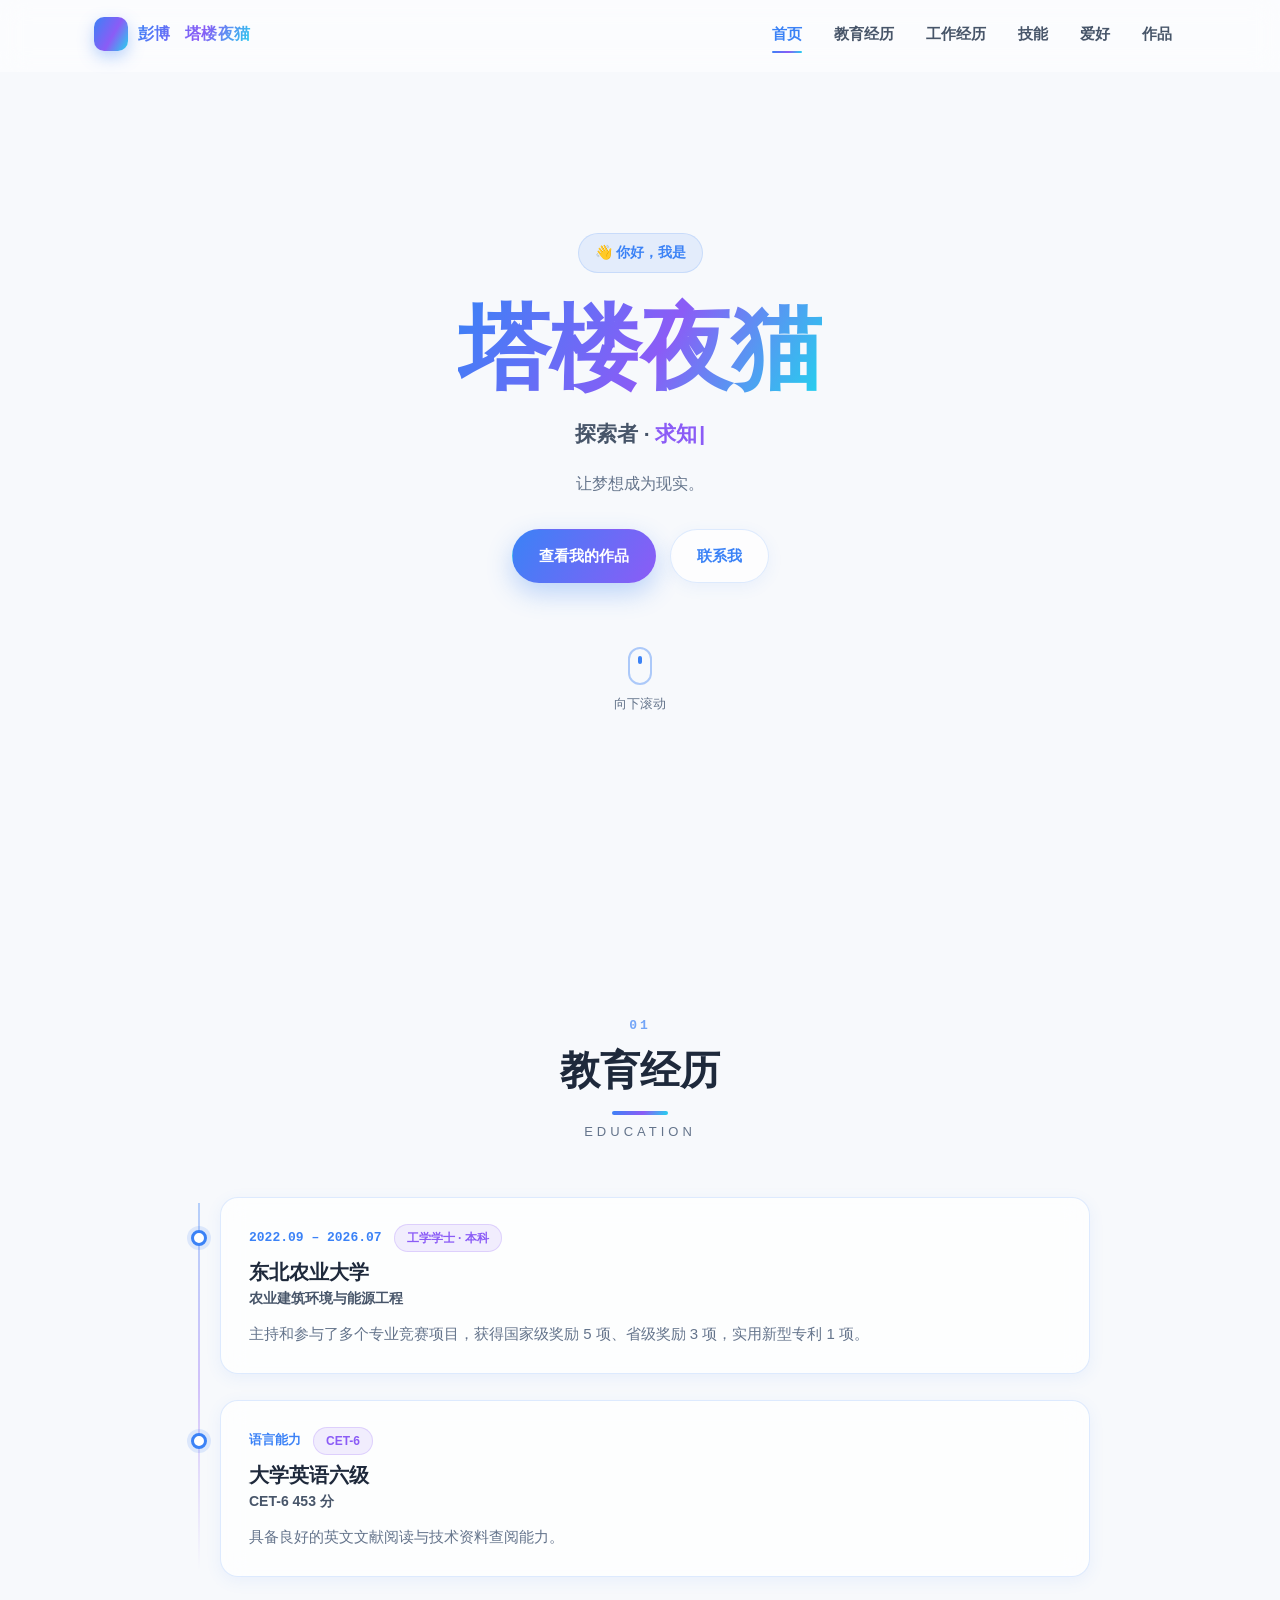
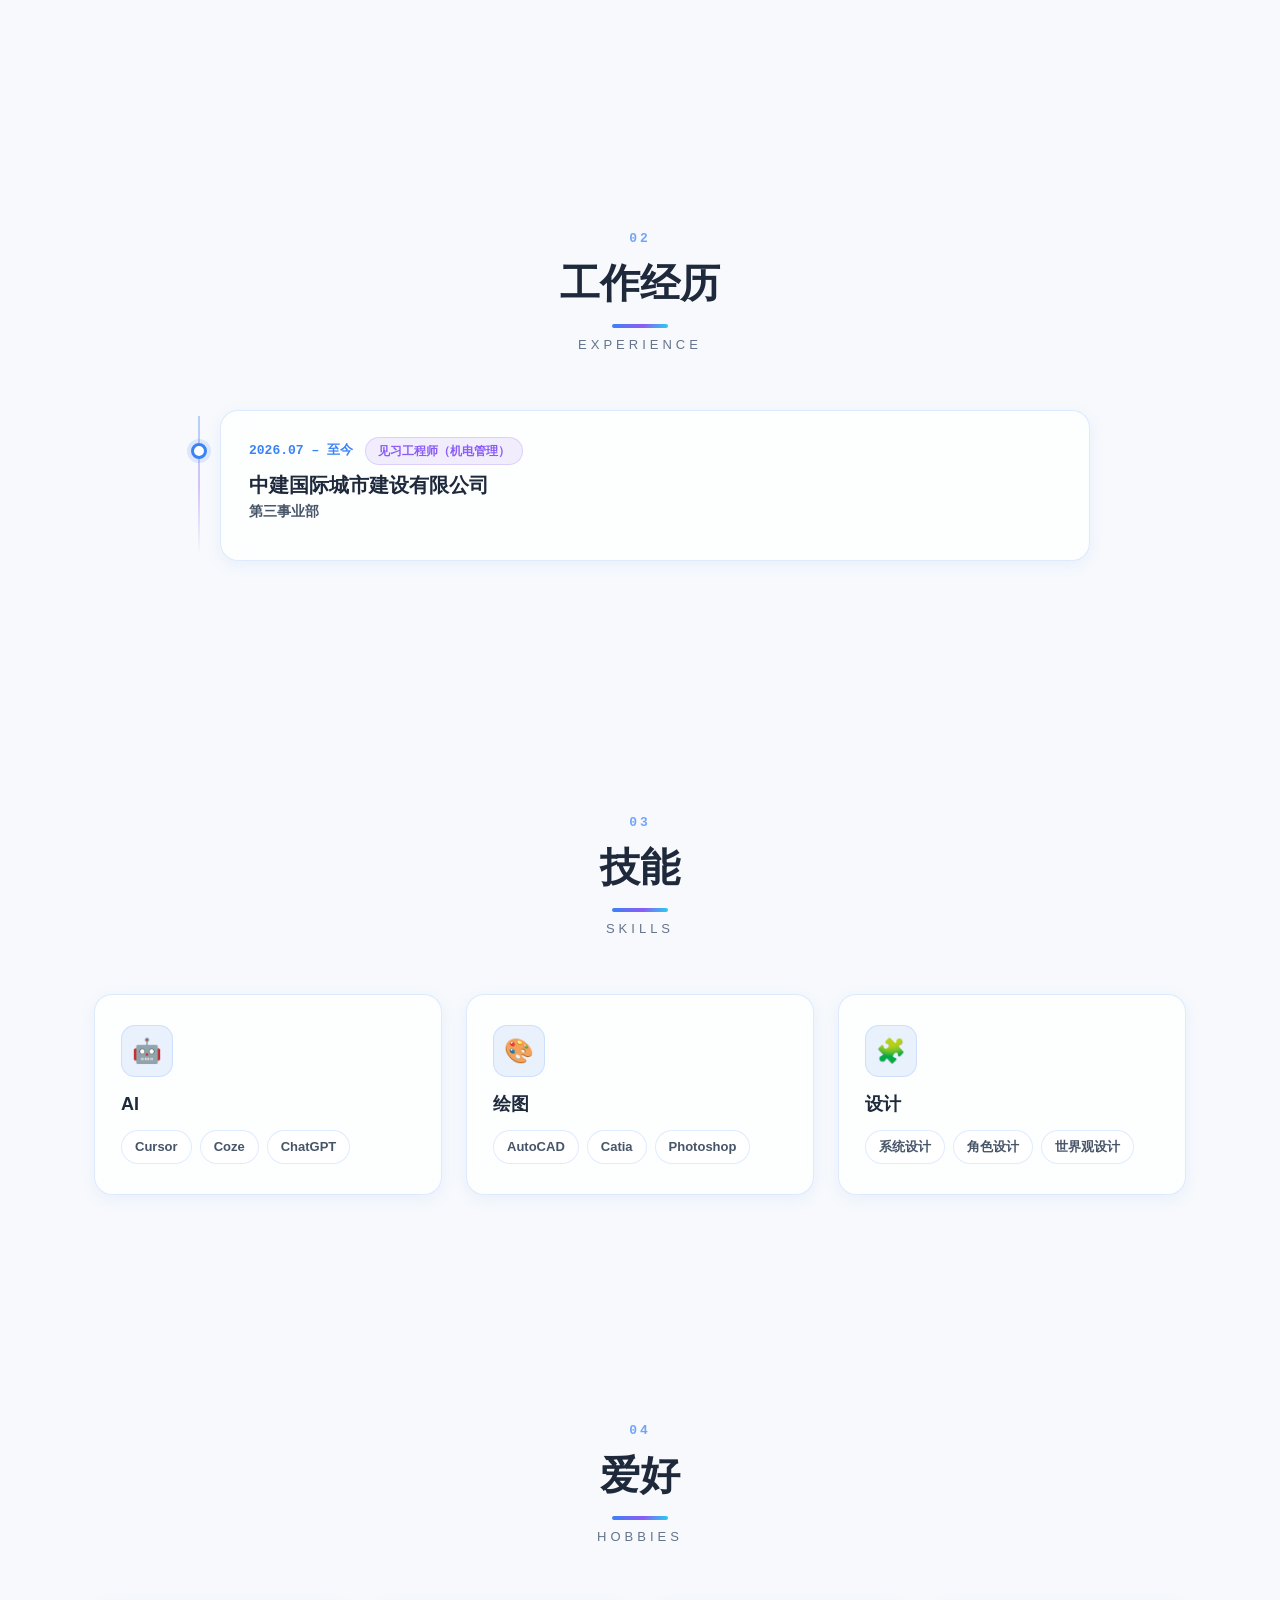
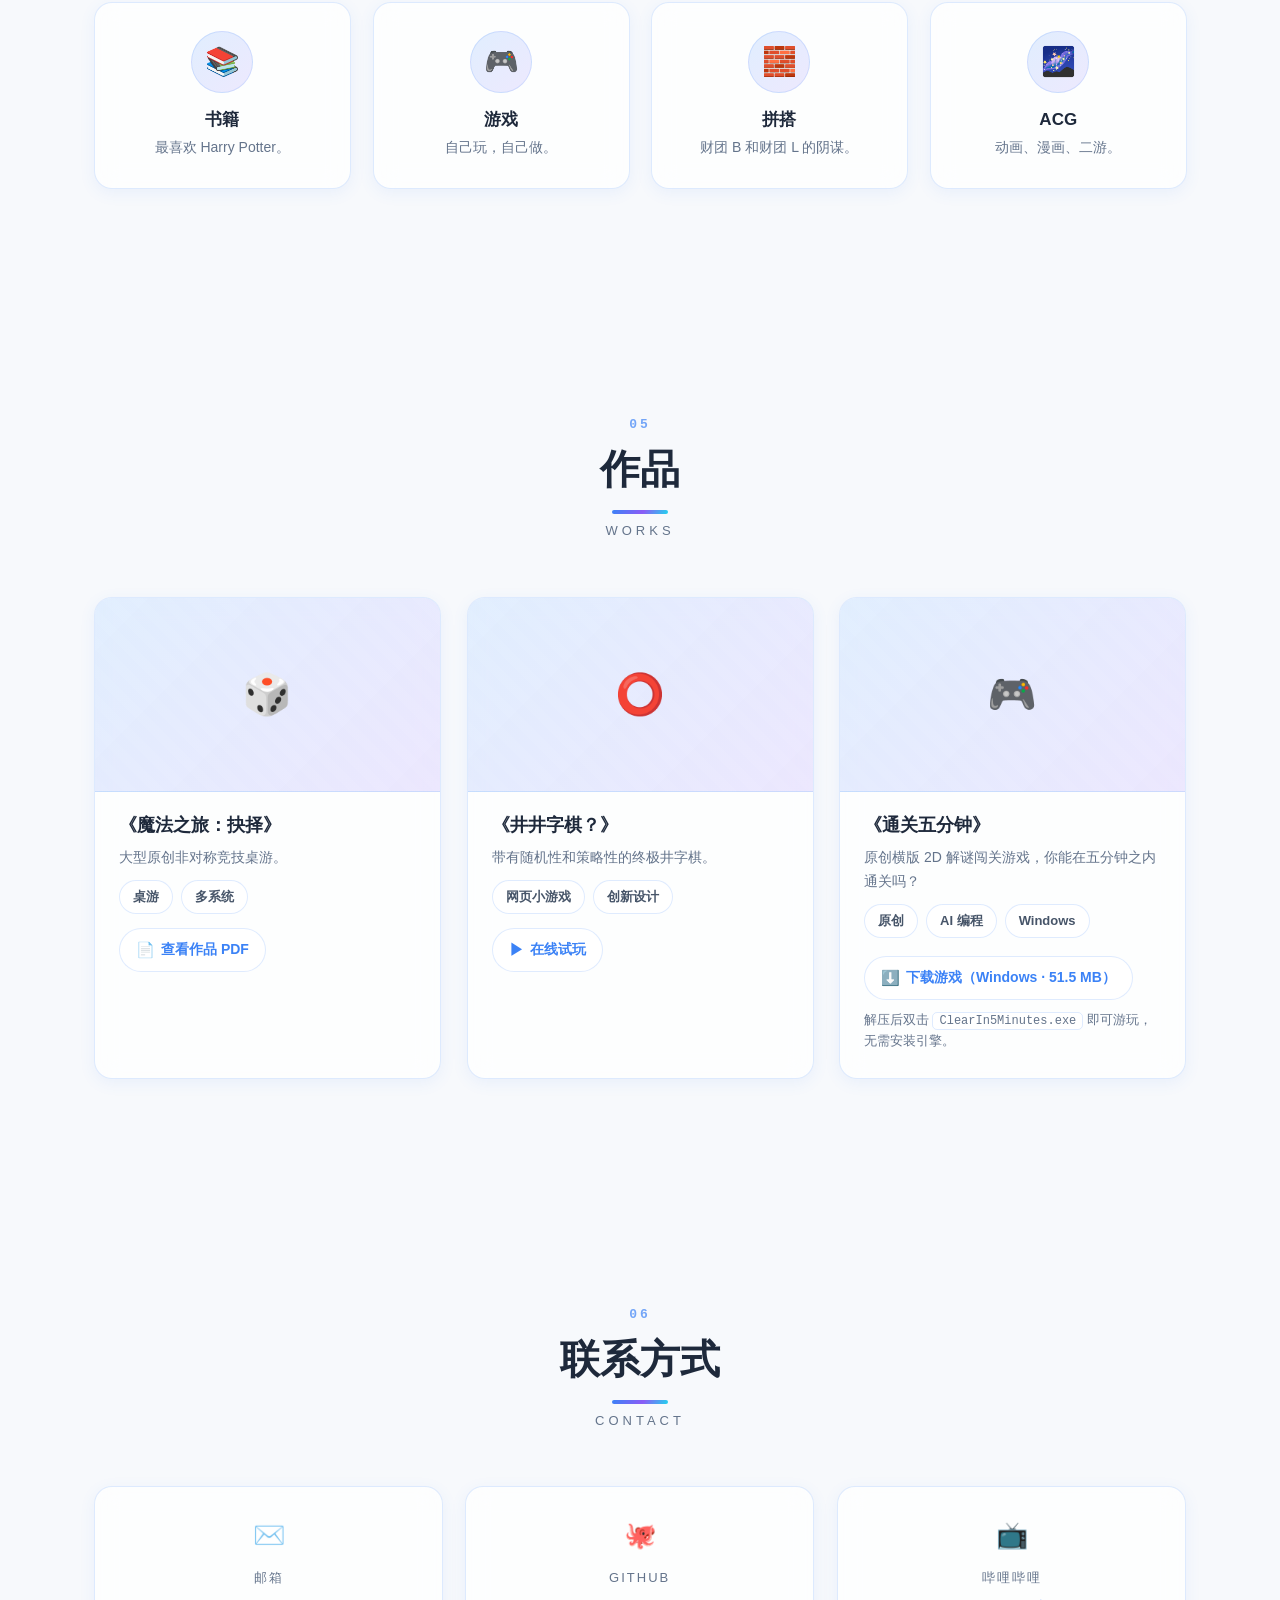
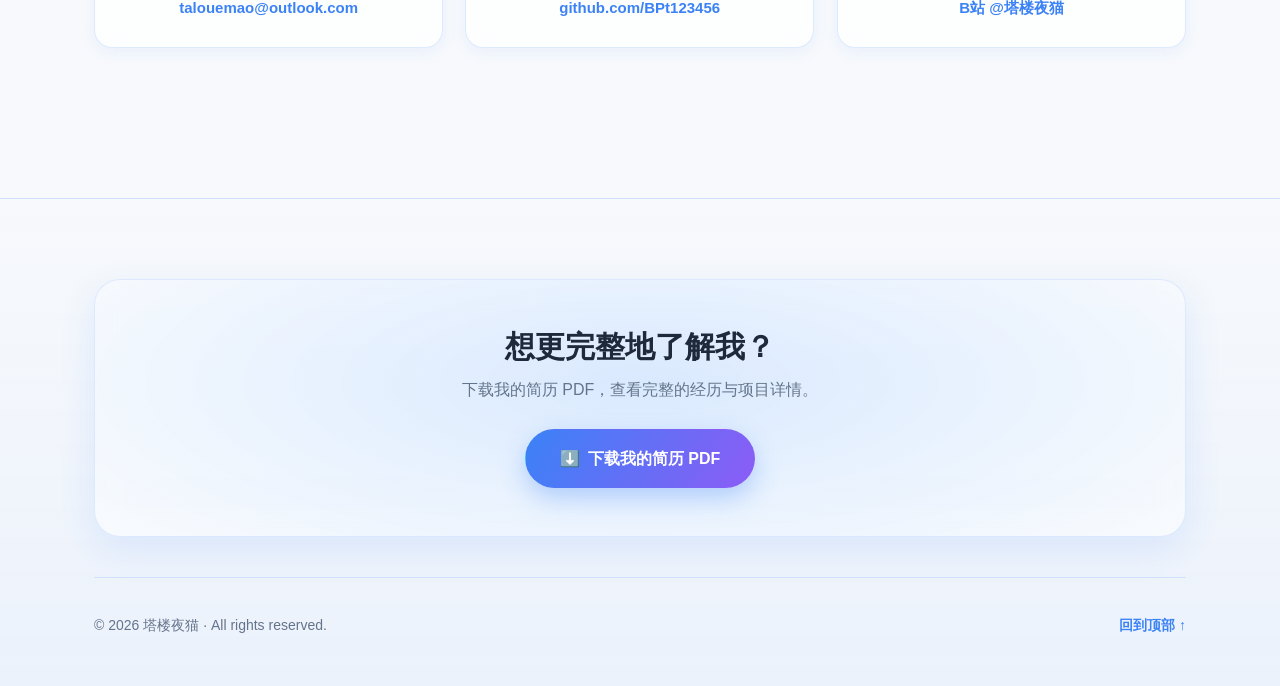
<file: index.html>
<!DOCTYPE html>
<html lang="zh-CN">
<head>
  <meta charset="UTF-8" />
  <meta name="viewport" content="width=device-width, initial-scale=1.0" />
  <!-- 同时支持浅色与深色两套主题，跟随系统自动切换 -->
  <meta name="color-scheme" content="light dark" />
  <meta name="supported-color-schemes" content="light dark" />
  <meta name="theme-color" content="#f7f9fc" media="(prefers-color-scheme: light)" />
  <meta name="theme-color" content="#0b1220" media="(prefers-color-scheme: dark)" />
  <title>塔楼夜猫 | 个人主页</title>
  <meta name="description" content="塔楼夜猫的个人主页 —— 关于我、教育经历、工作经历、技能、爱好与作品。" />
  <link rel="stylesheet" href="css/style.css" />
  <link rel="preconnect" href="https://fonts.googleapis.com" />
</head>
<body>
  <!-- ===== 科技感背景装饰（网格 + 光晕 + 粒子画布） ===== -->
  <div class="bg-layer">
    <div class="bg-grid"></div>
    <div class="bg-glow bg-glow--1"></div>
    <div class="bg-glow bg-glow--2"></div>
    <div class="bg-glow bg-glow--3"></div>
    <canvas id="particle-canvas"></canvas>
  </div>

  <!-- ===== 顶部导航 ===== -->
  <header class="site-header">
    <nav class="nav" aria-label="主导航">
      <a href="#home" class="nav__logo">
        <span class="nav__logo-mark"></></span>
        <span class="nav__logo-text">彭博 <span class="nav__logo-divider">|</span> 塔楼夜猫</span>
      </a>

      <button class="nav__toggle" aria-label="展开菜单" aria-expanded="false">
        <span></span><span></span><span></span>
      </button>

      <ul class="nav__list">
        <li><a class="nav__link is-active" href="#home">首页</a></li>
        <li><a class="nav__link" href="#education">教育经历</a></li>
        <li><a class="nav__link" href="#experience">工作经历</a></li>
        <li><a class="nav__link" href="#skills">技能</a></li>
        <li><a class="nav__link" href="#hobbies">爱好</a></li>
        <li><a class="nav__link" href="#works">作品</a></li>
      </ul>
    </nav>
    <!-- 滚动进度条 -->
    <div class="scroll-progress" aria-hidden="true"><span id="scroll-progress-bar"></span></div>
  </header>

  <main>
    <!-- ============ 首屏：名字（Hero） ============ -->
    <section id="home" class="section section--hero">
      <div class="container hero">
        <p class="hero__eyebrow reveal">👋 你好，我是</p>

        <h1 class="hero__name reveal">
          <span class="gradient-text">塔楼夜猫</span>
        </h1>

        <p class="hero__role reveal">
          探索者 · <span class="typed" data-typed='["创造","求知"]'></span><span class="caret">|</span>
        </p>

        <p class="hero__desc reveal">
          让梦想成为现实。
        </p>

        <div class="hero__actions reveal">
          <a href="#works" class="btn btn--primary">查看我的作品</a>
          <a href="#contact" class="btn btn--ghost">联系我</a>
        </div>

        <div class="hero__scroll reveal" aria-hidden="true">
          <span class="hero__scroll-mouse"></span>
          <span class="hero__scroll-text">向下滚动</span>
        </div>
      </div>
    </section>

    <!-- ============ 教育经历 ============ -->
    <section id="education" class="section">
      <div class="container">
        <header class="section__head reveal">
          <span class="section__index">01</span>
          <h2 class="section__title">教育经历</h2>
          <p class="section__subtitle">Education</p>
        </header>

        <div class="timeline">
          <article class="timeline__item glass-card reveal">
            <div class="timeline__dot"></div>
            <div class="timeline__meta">
              <span class="timeline__date">2022.09 – 2026.07</span>
              <span class="badge">工学学士 · 本科</span>
            </div>
            <h3 class="timeline__title">东北农业大学</h3>
            <p class="timeline__sub">农业建筑环境与能源工程</p>
            <p class="timeline__desc">
              主持和参与了多个专业竞赛项目，获得国家级奖励 5 项、省级奖励 3 项，实用新型专利 1 项。
            </p>
          </article>

          <article class="timeline__item glass-card reveal">
            <div class="timeline__dot"></div>
            <div class="timeline__meta">
              <span class="timeline__date">语言能力</span>
              <span class="badge">CET-6</span>
            </div>
            <h3 class="timeline__title">大学英语六级</h3>
            <p class="timeline__sub">CET-6 453 分</p>
            <p class="timeline__desc">
              具备良好的英文文献阅读与技术资料查阅能力。
            </p>
          </article>
        </div>
      </div>
    </section>

    <!-- ============ 工作经历 ============ -->
    <section id="experience" class="section">
      <div class="container">
        <header class="section__head reveal">
          <span class="section__index">02</span>
          <h2 class="section__title">工作经历</h2>
          <p class="section__subtitle">Experience</p>
        </header>

        <div class="timeline">
          <article class="timeline__item glass-card reveal">
            <div class="timeline__dot"></div>
            <div class="timeline__meta">
              <span class="timeline__date">2026.07 – 至今</span>
              <span class="badge">见习工程师（机电管理）</span>
            </div>
            <h3 class="timeline__title">中建国际城市建设有限公司</h3>
            <p class="timeline__sub">第三事业部</p>
          </article>
        </div>
      </div>
    </section>

    <!-- ============ 技能 ============ -->
    <section id="skills" class="section">
      <div class="container">
        <header class="section__head reveal">
          <span class="section__index">03</span>
          <h2 class="section__title">技能</h2>
          <p class="section__subtitle">Skills</p>
        </header>

        <div class="skills-grid">
          <article class="skill-card glass-card reveal">
            <div class="skill-card__icon">🤖</div>
            <h3 class="skill-card__title">AI</h3>
            <ul class="skill-card__tags">
              <li class="tag">Cursor</li>
              <li class="tag">Coze</li>
              <li class="tag">ChatGPT</li>
            </ul>
          </article>

          <article class="skill-card glass-card reveal">
            <div class="skill-card__icon">🎨</div>
            <h3 class="skill-card__title">绘图</h3>
            <ul class="skill-card__tags">
              <li class="tag">AutoCAD</li>
              <li class="tag">Catia</li>
              <li class="tag">Photoshop</li>
            </ul>
          </article>

          <article class="skill-card glass-card reveal">
            <div class="skill-card__icon">🧩</div>
            <h3 class="skill-card__title">设计</h3>
            <ul class="skill-card__tags">
              <li class="tag">系统设计</li>
              <li class="tag">角色设计</li>
              <li class="tag">世界观设计</li>
            </ul>
          </article>
        </div>
      </div>
    </section>

    <!-- ============ 爱好 ============ -->
    <section id="hobbies" class="section">
      <div class="container">
        <header class="section__head reveal">
          <span class="section__index">04</span>
          <h2 class="section__title">爱好</h2>
          <p class="section__subtitle">Hobbies</p>
        </header>

        <div class="hobbies-grid">
          <article class="hobby-card glass-card reveal">
            <div class="hobby-card__icon">📚</div>
            <h3 class="hobby-card__title">书籍</h3>
            <p class="hobby-card__desc">最喜欢 Harry Potter。</p>
          </article>

          <article class="hobby-card glass-card reveal">
            <div class="hobby-card__icon">🎮</div>
            <h3 class="hobby-card__title">游戏</h3>
            <p class="hobby-card__desc">自己玩，自己做。</p>
          </article>

          <article class="hobby-card glass-card reveal">
            <div class="hobby-card__icon">🧱</div>
            <h3 class="hobby-card__title">拼搭</h3>
            <p class="hobby-card__desc">财团 B 和财团 L 的阴谋。</p>
          </article>

          <article class="hobby-card glass-card reveal">
            <div class="hobby-card__icon">🌌</div>
            <h3 class="hobby-card__title">ACG</h3>
            <p class="hobby-card__desc">动画、漫画、二游。</p>
          </article>
        </div>
      </div>
    </section>

    <!-- ============ 作品 ============ -->
    <section id="works" class="section">
      <div class="container">
        <header class="section__head reveal">
          <span class="section__index">05</span>
          <h2 class="section__title">作品</h2>
          <p class="section__subtitle">Works</p>
        </header>

        <div class="works-grid">
          <article class="work-card glass-card reveal">
            <div class="work-card__thumb">
              <span class="work-card__thumb-icon">🎲</span>
            </div>
            <div class="work-card__body">
              <h3 class="work-card__title">《魔法之旅：抉择》</h3>
              <p class="work-card__desc">大型原创非对称竞技桌游。</p>
              <ul class="work-card__tags">
                <li class="tag">桌游</li>
                <li class="tag">多系统</li>
              </ul>
              <a
                class="work-card__link"
                href="assets/works/magic-journey.pdf"
                target="_blank"
                rel="noopener noreferrer"
              >
                <span class="work-card__link-icon">📄</span>
                查看作品 PDF
              </a>
            </div>
          </article>

          <article class="work-card glass-card reveal">
            <div class="work-card__thumb">
              <span class="work-card__thumb-icon">⭕</span>
            </div>
            <div class="work-card__body">
              <h3 class="work-card__title">《井井字棋？》</h3>
              <p class="work-card__desc">带有随机性和策略性的终极井字棋。</p>
              <ul class="work-card__tags">
                <li class="tag">网页小游戏</li>
                <li class="tag">创新设计</li>
              </ul>
              <a
                class="work-card__link"
                href="games/ultimate-tictactoe/"
                target="_blank"
                rel="noopener noreferrer"
              >
                <span class="work-card__link-icon">▶</span>
                在线试玩
              </a>
            </div>
          </article>

          <article class="work-card glass-card reveal">
            <div class="work-card__thumb">
              <span class="work-card__thumb-icon">🎮</span>
            </div>
            <div class="work-card__body">
              <h3 class="work-card__title">《通关五分钟》</h3>
              <p class="work-card__desc">原创横版 2D 解谜闯关游戏，你能在五分钟之内通关吗？</p>
              <ul class="work-card__tags">
                <li class="tag">原创</li>
                <li class="tag">AI 编程</li>
                <li class="tag">Windows</li>
              </ul>
              <div class="work-card__actions">
                <a
                  class="work-card__link"
                  href="downloads/ClearIn5Minutes-v0.2.0-win64.zip"
                  download="通关五分钟-v0.2.0-win64.zip"
                >
                  <span class="work-card__link-icon">⬇️</span>
                  下载游戏（Windows · 51.5 MB）
                </a>
              </div>
              <p class="work-card__hint">解压后双击 <code>ClearIn5Minutes.exe</code> 即可游玩，无需安装引擎。</p>
            </div>
          </article>
        </div>
      </div>
    </section>

    <!-- ============ 联系（锚点，供 Hero 按钮跳转） ============ -->
    <section id="contact" class="section section--contact">
      <div class="container">
        <header class="section__head reveal">
          <span class="section__index">06</span>
          <h2 class="section__title">联系方式</h2>
          <p class="section__subtitle">Contact</p>
        </header>

        <div class="contact-grid">
          <a class="contact-card glass-card reveal" href="mailto:talouemao@outlook.com" aria-label="邮箱">
            <span class="contact-card__icon">✉️</span>
            <span class="contact-card__label">邮箱</span>
            <span class="contact-card__value">talouemao@outlook.com</span>
          </a>
          <a
            class="contact-card glass-card reveal"
            href="https://github.com/BPt123456"
            target="_blank"
            rel="noopener noreferrer"
            aria-label="GitHub"
          >
            <span class="contact-card__icon">🐙</span>
            <span class="contact-card__label">GitHub</span>
            <span class="contact-card__value">github.com/BPt123456</span>
          </a>
          <a
            class="contact-card glass-card reveal"
            href="https://space.bilibili.com/443295077"
            target="_blank"
            rel="noopener noreferrer"
            aria-label="哔哩哔哩"
          >
            <span class="contact-card__icon">📺</span>
            <span class="contact-card__label">哔哩哔哩</span>
            <span class="contact-card__value">B站 @塔楼夜猫</span>
          </a>
        </div>
      </div>
    </section>
  </main>

  <!-- ============ 页脚 + 简历 PDF 下载入口 ============ -->
  <footer class="site-footer">
    <div class="container footer">
      <div class="footer__cta reveal">
        <h2 class="footer__title">想更完整地了解我？</h2>
        <p class="footer__desc">下载我的简历 PDF，查看完整的经历与项目详情。</p>
        <a
          class="btn btn--primary btn--download"
          href="assets/resume.pdf"
          download="简历.pdf"
          id="resume-download"
        >
          <span class="btn__icon">⬇️</span>
          下载我的简历 PDF
        </a>
      </div>

      <div class="footer__bottom">
        <p class="footer__copyright">© <span id="year"></span> 塔楼夜猫 · All rights reserved.</p>
        <a href="#home" class="footer__top">回到顶部 ↑</a>
      </div>
    </div>
  </footer>

  <script src="js/main.js"></script>
</body>
</html>
</file>
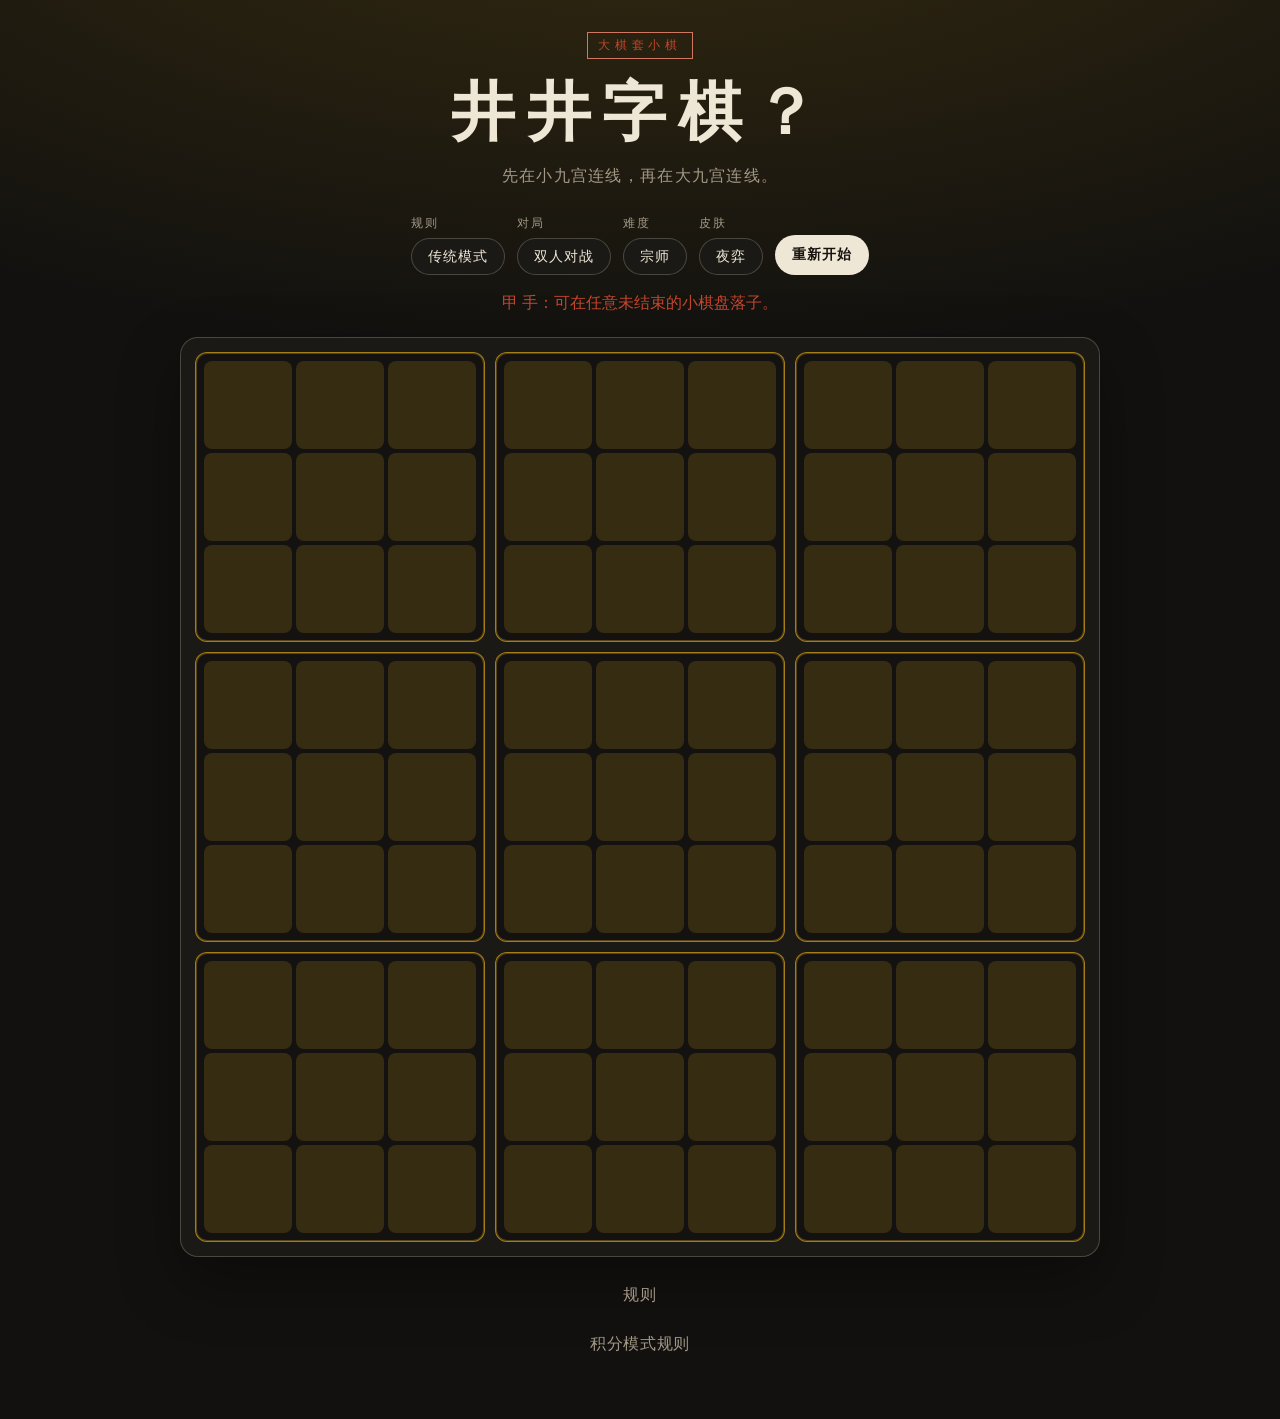
<file: games/ultimate-tictactoe/index.html>
<!DOCTYPE html>
<html lang="zh-CN" data-theme="ink">
<head>
  <meta charset="UTF-8">
  <meta name="viewport" content="width=device-width, initial-scale=1.0">
  <title>井井字棋？</title>
  <link rel="stylesheet" href="css/styles.css">
  <link rel="stylesheet" href="css/themes/ink.css">
  <link rel="stylesheet" href="css/themes/paper.css">
  <link rel="stylesheet" href="css/themes/neon.css">
</head>
<body>
  <div class="app">
    <header class="hero">
      <p class="seal">大棋套小棋</p>
      <h1>井井字棋？</h1>
      <p class="lede">先在小九宫连线，再在大九宫连线。</p>
    </header>

    <section class="toolbar" aria-label="对局设置">
      <label class="field">
        <span>规则</span>
        <select id="rule-select">
          <option value="classic" selected>传统模式</option>
          <option value="score">积分模式</option>
        </select>
      </label>
      <label class="field">
        <span>对局</span>
        <select id="mode-select">
          <option value="hotseat">双人对战</option>
          <option value="ai">对战电脑</option>
        </select>
      </label>
      <label class="field">
        <span>难度</span>
        <select id="difficulty-select">
          <option value="novice">新手</option>
          <option value="adept">老手</option>
          <option value="master" selected>宗师</option>
        </select>
      </label>
      <label class="field">
        <span>皮肤</span>
        <select id="theme-select">
          <option value="ink">夜弈</option>
          <option value="paper">宣纸</option>
          <option value="neon">霓虹</option>
        </select>
      </label>
      <button type="button" id="restart-btn" class="btn">重新开始</button>
    </section>

    <p id="status" class="status" role="status" aria-live="polite"></p>

    <div id="scoreboard" class="scoreboard" hidden>
      <div class="score score-x">
        <span class="score-name">甲</span><b id="score-x">300</b>
      </div>
      <div class="score score-o">
        <span class="score-name">乙</span><b id="score-o">300</b>
      </div>
    </div>

    <div id="meta-board" class="meta-board" role="group" aria-label="井井字棋棋盘"></div>

    <details class="rules">
      <summary>规则</summary>
      <ol>
        <li>大棋盘是九宫格，每一格里还有一个小井字棋。</li>
        <li>在某个小棋盘连成一线，才算在大棋盘占据这一格。</li>
        <li>你落子的位置（小格的方位）会指定对手下一手必须下在对应的小棋盘；若该盘已结束，则可任选未结束的小棋盘。</li>
        <li>在大棋盘连成一线即获胜。小棋盘下满且无人连线则视为该格空置。</li>
      </ol>
    </details>

    <details class="rules">
      <summary>积分模式规则</summary>
      <ul>
        <li>双方开局各 300 积分。</li>
        <li>落子扣分：中心格 50、边格 30、角格 10；积分不够的格子不能落。</li>
        <li>在小棋盘连成一线得分：该盘位于大棋盘中心 +100、边 +70、角 +50。</li>
        <li>在大棋盘连成一线 +150。</li>
        <li>出现大棋盘连线、某方积分清零、或双方都无可行落子时结束，积分高者获胜，相等为和。</li>
      </ul>
    </details>
  </div>

  <script src="js/constants.js"></script>
  <script src="js/board.js"></script>
  <script src="js/game.js"></script>
  <script src="js/ai.js"></script>
  <script src="js/themes.js"></script>
  <script src="js/ui.js"></script>
  <script src="js/main.js"></script>
</body>
</html>
</file>
<file: css/style.css>
/* =========================================================
   个人主页 · 第一版框架样式
   设计基调：浅色系 + 科技感（渐变光晕、网格、玻璃拟态）
   ========================================================= */

/* ---------- 设计变量 ---------- */
:root {
  /* 声明同时支持浅色与深色方案：
     站点自身已提供深色主题，浏览器（含"强制网页深色"）会尊重该声明而不再自动反色。 */
  color-scheme: light dark;

  /* 主色：清爽的青蓝 -> 紫罗兰渐变 */
  --c-primary: #3b82f6;
  --c-primary-soft: #60a5fa;
  --c-accent: #8b5cf6;
  --c-accent-soft: #a78bfa;
  --c-cyan: #22d3ee;

  /* 浅色系底色 */
  --bg: #f7f9fc;
  --bg-soft: #eef3fb;
  --surface: rgba(255, 255, 255, 0.72);
  --surface-solid: #ffffff;
  --border: rgba(59, 130, 246, 0.16);

  /* 半透明表面（导航 / 标签 / 幽灵按钮 / 时间轴节点等）：
     统一抽为变量，便于深色主题整体覆盖 */
  --header-bg: rgba(255, 255, 255, 0.55);
  --header-bg-scrolled: rgba(255, 255, 255, 0.82);
  --nav-panel-bg: rgba(255, 255, 255, 0.96);
  --tag-bg: rgba(255, 255, 255, 0.8);
  --btn-ghost-bg: rgba(255, 255, 255, 0.7);
  --btn-ghost-bg-hover: #ffffff;
  --dot-bg: #ffffff;
  --stripe: rgba(255, 255, 255, 0.4);

  /* 文本（提高次要文字对比度，保证浅色底上也清晰可读） */
  --text: #1e293b;
  --text-soft: #475569;
  --text-muted: #64748b;

  /* 渐变 */
  --grad: linear-gradient(120deg, var(--c-primary) 0%, var(--c-accent) 55%, var(--c-cyan) 100%);

  /* 圆角 / 阴影 */
  --radius: 18px;
  --radius-sm: 12px;
  --shadow-sm: 0 4px 16px rgba(59, 130, 246, 0.08);
  --shadow: 0 12px 36px rgba(59, 130, 246, 0.12);
  --shadow-lg: 0 24px 60px rgba(59, 130, 246, 0.18);

  /* 布局 */
  --container: 1140px;
  --header-h: 68px;

  --ease: cubic-bezier(0.22, 1, 0.36, 1);
}

/* ---------- 基础重置 ---------- */
*,
*::before,
*::after {
  box-sizing: border-box;
}

html {
  scroll-behavior: smooth;
  scroll-padding-top: var(--header-h);
  /* 显式指定不透明根背景，避免系统默认底色透出影响对比度 */
  background-color: var(--bg);
}

body {
  margin: 0;
  font-family: "Segoe UI", "PingFang SC", "Microsoft YaHei", "Helvetica Neue", Arial, sans-serif;
  font-size: 16px;
  line-height: 1.7;
  color: var(--text);
  background-color: var(--bg);
  overflow-x: hidden;
  -webkit-font-smoothing: antialiased;
}

img {
  max-width: 100%;
  display: block;
}

ul {
  list-style: none;
  margin: 0;
  padding: 0;
}

a {
  color: inherit;
  text-decoration: none;
}

h1, h2, h3, h4 {
  margin: 0;
  line-height: 1.25;
  font-weight: 700;
}

/* ---------- 通用布局 ---------- */
.container {
  width: 100%;
  max-width: var(--container);
  margin: 0 auto;
  padding: 0 24px;
}

.section {
  position: relative;
  padding: 110px 0;
}

.section--hero {
  min-height: 100vh;
  display: flex;
  align-items: center;
  padding-top: calc(var(--header-h) + 40px);
  padding-bottom: 60px;
}

/* ---------- 背景装饰层 ---------- */
.bg-layer {
  position: fixed;
  inset: 0;
  z-index: -1;
  overflow: hidden;
  pointer-events: none;
}

.bg-grid {
  position: absolute;
  inset: -2px;
  background-image:
    linear-gradient(rgba(59, 130, 246, 0.07) 1px, transparent 1px),
    linear-gradient(90deg, rgba(59, 130, 246, 0.07) 1px, transparent 1px);
  background-size: 44px 44px;
  mask-image: radial-gradient(ellipse 90% 70% at 50% 0%, #000 30%, transparent 100%);
  -webkit-mask-image: radial-gradient(ellipse 90% 70% at 50% 0%, #000 30%, transparent 100%);
}

.bg-glow {
  position: absolute;
  border-radius: 50%;
  filter: blur(90px);
  opacity: 0.5;
  animation: float 14s var(--ease) infinite alternate;
}

.bg-glow--1 {
  width: 480px;
  height: 480px;
  top: -140px;
  left: -120px;
  background: radial-gradient(circle, rgba(96, 165, 250, 0.65), transparent 70%);
}

.bg-glow--2 {
  width: 420px;
  height: 420px;
  top: 20%;
  right: -140px;
  background: radial-gradient(circle, rgba(167, 139, 250, 0.6), transparent 70%);
  animation-delay: -4s;
}

.bg-glow--3 {
  width: 520px;
  height: 520px;
  bottom: -180px;
  left: 30%;
  background: radial-gradient(circle, rgba(34, 211, 238, 0.45), transparent 70%);
  animation-delay: -8s;
}

@keyframes float {
  from { transform: translate3d(0, 0, 0) scale(1); }
  to   { transform: translate3d(30px, -40px, 0) scale(1.12); }
}

#particle-canvas {
  position: absolute;
  inset: 0;
  width: 100%;
  height: 100%;
  opacity: 0.6;
}

/* ---------- 顶部导航 ---------- */
.site-header {
  position: fixed;
  top: 0;
  left: 0;
  right: 0;
  z-index: 100;
  backdrop-filter: blur(14px);
  -webkit-backdrop-filter: blur(14px);
  background: var(--header-bg);
  border-bottom: 1px solid transparent;
  transition: background 0.3s var(--ease), border-color 0.3s var(--ease), box-shadow 0.3s var(--ease);
}

.site-header.is-scrolled {
  background: var(--header-bg-scrolled);
  border-bottom-color: var(--border);
  box-shadow: var(--shadow-sm);
}

.nav {
  position: relative;
  height: var(--header-h);
  max-width: var(--container);
  margin: 0 auto;
  padding: 0 24px;
  display: flex;
  align-items: center;
  justify-content: space-between;
}

.nav__logo {
  display: inline-flex;
  align-items: center;
  gap: 10px;
  font-weight: 800;
  letter-spacing: 0.4px;
}

.nav__logo-mark {
  display: grid;
  place-items: center;
  width: 34px;
  height: 34px;
  border-radius: 10px;
  color: #fff;
  font-size: 14px;
  background: var(--grad);
  box-shadow: 0 6px 16px rgba(59, 130, 246, 0.35);
}

.nav__logo-text {
  background: var(--grad);
  -webkit-background-clip: text;
  background-clip: text;
  -webkit-text-fill-color: transparent;
}

/* 名字与昵称之间的分隔符 */
.nav__logo-divider {
  font-weight: 400;
  opacity: 0.45;
}

.nav__list {
  display: flex;
  align-items: center;
  gap: 4px;
}

.nav__link {
  position: relative;
  display: block;
  padding: 8px 14px;
  font-size: 15px;
  font-weight: 600;
  color: var(--text-soft);
  border-radius: 10px;
  transition: color 0.25s var(--ease), background 0.25s var(--ease);
}

.nav__link:hover {
  color: var(--c-primary);
  background: rgba(59, 130, 246, 0.08);
}

.nav__link.is-active {
  color: var(--c-primary);
}

.nav__link.is-active::after {
  content: "";
  position: absolute;
  left: 14px;
  right: 14px;
  bottom: 2px;
  height: 2px;
  border-radius: 2px;
  background: var(--grad);
}

/* 移动端菜单按钮 */
.nav__toggle {
  display: none;
  flex-direction: column;
  gap: 5px;
  width: 42px;
  height: 42px;
  align-items: center;
  justify-content: center;
  background: transparent;
  border: 1px solid var(--border);
  border-radius: 10px;
  cursor: pointer;
}

.nav__toggle span {
  display: block;
  width: 18px;
  height: 2px;
  border-radius: 2px;
  background: var(--text);
  transition: transform 0.3s var(--ease), opacity 0.3s var(--ease);
}

.nav__toggle.is-open span:nth-child(1) { transform: translateY(7px) rotate(45deg); }
.nav__toggle.is-open span:nth-child(2) { opacity: 0; }
.nav__toggle.is-open span:nth-child(3) { transform: translateY(-7px) rotate(-45deg); }

/* 滚动进度条 */
.scroll-progress {
  height: 3px;
  width: 100%;
  background: transparent;
}

.scroll-progress span {
  display: block;
  height: 100%;
  width: 0;
  background: var(--grad);
  transition: width 0.1s linear;
}

/* ---------- Hero（第一页） ---------- */
.hero {
  text-align: center;
  max-width: 860px;
}

.hero__eyebrow {
  display: inline-block;
  margin: 0 0 18px;
  padding: 7px 16px;
  font-size: 14px;
  font-weight: 600;
  color: var(--c-primary);
  background: rgba(59, 130, 246, 0.1);
  border: 1px solid var(--border);
  border-radius: 999px;
}

.hero__name {
  font-size: clamp(44px, 9vw, 92px);
  letter-spacing: -1px;
  margin-bottom: 10px;
}

.gradient-text {
  background: var(--grad);
  -webkit-background-clip: text;
  background-clip: text;
  -webkit-text-fill-color: transparent;
}

.hero__role {
  margin: 6px 0 18px;
  font-size: clamp(16px, 2.4vw, 21px);
  font-weight: 600;
  color: var(--text-soft);
}

.typed {
  color: var(--c-accent);
}

.caret {
  display: inline-block;
  margin-left: 2px;
  color: var(--c-accent);
  animation: blink 1s steps(1) infinite;
}

@keyframes blink {
  50% { opacity: 0; }
}

.hero__desc {
  margin: 0 auto 32px;
  max-width: 620px;
  color: var(--text-muted);
  font-size: 16px;
}

.hero__actions {
  display: flex;
  gap: 14px;
  justify-content: center;
  flex-wrap: wrap;
}

.hero__scroll {
  margin-top: 64px;
  display: inline-flex;
  flex-direction: column;
  align-items: center;
  gap: 8px;
  color: var(--text-muted);
  font-size: 13px;
}

.hero__scroll-mouse {
  width: 24px;
  height: 38px;
  border: 2px solid rgba(59, 130, 246, 0.4);
  border-radius: 14px;
  position: relative;
}

.hero__scroll-mouse::after {
  content: "";
  position: absolute;
  top: 7px;
  left: 50%;
  width: 4px;
  height: 8px;
  margin-left: -2px;
  border-radius: 3px;
  background: var(--c-primary);
  animation: wheel 1.8s var(--ease) infinite;
}

@keyframes wheel {
  0%   { transform: translateY(0); opacity: 1; }
  100% { transform: translateY(12px); opacity: 0; }
}

/* ---------- 按钮 ---------- */
.btn {
  display: inline-flex;
  align-items: center;
  gap: 8px;
  padding: 13px 26px;
  font-size: 15px;
  font-weight: 700;
  border-radius: 999px;
  border: 1px solid transparent;
  cursor: pointer;
  transition: transform 0.25s var(--ease), box-shadow 0.25s var(--ease), background 0.25s var(--ease), color 0.25s var(--ease);
}

.btn--primary {
  color: #fff;
  background: var(--grad);
  background-size: 180% 180%;
  box-shadow: 0 10px 26px rgba(59, 130, 246, 0.32);
}

.btn--primary:hover {
  transform: translateY(-3px);
  box-shadow: 0 16px 34px rgba(59, 130, 246, 0.42);
  background-position: 100% 0;
}

.btn--ghost {
  color: var(--c-primary);
  background: var(--btn-ghost-bg);
  border-color: var(--border);
  box-shadow: var(--shadow-sm);
}

.btn--ghost:hover {
  transform: translateY(-3px);
  background: var(--btn-ghost-bg-hover);
  box-shadow: var(--shadow);
}

/* ---------- 标题区 ---------- */
.section__head {
  position: relative;
  margin-bottom: 54px;
  text-align: center;
}

.section__index {
  display: inline-block;
  font-family: "Consolas", "SFMono-Regular", monospace;
  font-size: 13px;
  font-weight: 700;
  letter-spacing: 3px;
  color: var(--c-primary);
  opacity: 0.7;
}

.section__title {
  position: relative;
  font-size: clamp(28px, 4.6vw, 40px);
  margin: 8px 0 6px;
}

.section__title::after {
  content: "";
  display: block;
  width: 56px;
  height: 4px;
  margin: 16px auto 0;
  border-radius: 4px;
  background: var(--grad);
}

.section__subtitle {
  margin: 0;
  font-size: 13px;
  letter-spacing: 4px;
  text-transform: uppercase;
  color: var(--text-muted);
}

/* ---------- 玻璃卡片 ---------- */
.glass-card {
  position: relative;
  background: var(--surface);
  border: 1px solid var(--border);
  border-radius: var(--radius);
  backdrop-filter: blur(12px);
  -webkit-backdrop-filter: blur(12px);
  box-shadow: var(--shadow-sm);
  transition: transform 0.3s var(--ease), box-shadow 0.3s var(--ease), border-color 0.3s var(--ease);
}

.glass-card:hover {
  transform: translateY(-6px);
  box-shadow: var(--shadow-lg);
  border-color: rgba(59, 130, 246, 0.32);
}

/* ---------- 时间轴（教育 / 工作） ---------- */
.timeline {
  position: relative;
  max-width: 900px;
  margin: 0 auto;
  padding-left: 30px;
}

.timeline::before {
  content: "";
  position: absolute;
  top: 6px;
  bottom: 6px;
  left: 8px;
  width: 2px;
  background: linear-gradient(180deg, var(--c-primary), var(--c-accent), transparent);
  opacity: 0.35;
}

.timeline__item {
  position: relative;
  padding: 26px 28px;
  margin-bottom: 26px;
}

.timeline__dot {
  position: absolute;
  top: 32px;
  left: -30px;
  width: 16px;
  height: 16px;
  border-radius: 50%;
  background: var(--dot-bg);
  border: 3px solid var(--c-primary);
  box-shadow: 0 0 0 4px rgba(59, 130, 246, 0.14);
}

.timeline__item:hover .timeline__dot {
  border-color: var(--c-accent);
  box-shadow: 0 0 0 6px rgba(139, 92, 246, 0.18);
}

.timeline__meta {
  display: flex;
  align-items: center;
  gap: 12px;
  flex-wrap: wrap;
  margin-bottom: 8px;
}

.timeline__date {
  font-size: 13px;
  font-weight: 700;
  color: var(--c-primary);
  font-family: "Consolas", monospace;
}

.badge {
  font-size: 12px;
  font-weight: 600;
  padding: 3px 12px;
  border-radius: 999px;
  color: var(--c-accent);
  background: rgba(139, 92, 246, 0.1);
  border: 1px solid rgba(139, 92, 246, 0.2);
}

.timeline__title {
  font-size: 20px;
  margin-bottom: 2px;
}

.timeline__sub {
  margin: 0 0 10px;
  font-size: 14px;
  font-weight: 600;
  color: var(--text-soft);
}

.timeline__desc {
  margin: 0;
  font-size: 15px;
  color: var(--text-muted);
}

/* ---------- 技能网格 ---------- */
.skills-grid {
  display: grid;
  grid-template-columns: repeat(auto-fit, minmax(280px, 1fr));
  gap: 24px;
}

.skill-card {
  padding: 30px 26px;
}

.skill-card__icon {
  display: grid;
  place-items: center;
  width: 52px;
  height: 52px;
  margin-bottom: 16px;
  font-size: 24px;
  border-radius: 14px;
  background: rgba(59, 130, 246, 0.1);
  border: 1px solid var(--border);
}

.skill-card__title {
  font-size: 18px;
  margin-bottom: 14px;
}

.skill-card__tags,
.work-card__tags {
  display: flex;
  flex-wrap: wrap;
  gap: 8px;
}

.tag {
  font-size: 13px;
  font-weight: 600;
  padding: 5px 13px;
  border-radius: 999px;
  color: var(--text-soft);
  background: var(--tag-bg);
  border: 1px solid var(--border);
  transition: color 0.2s var(--ease), border-color 0.2s var(--ease);
}

.skill-card:hover .tag,
.work-card:hover .tag {
  color: var(--c-primary);
  border-color: rgba(59, 130, 246, 0.35);
}

/* ---------- 爱好网格 ---------- */
.hobbies-grid {
  display: grid;
  grid-template-columns: repeat(auto-fit, minmax(220px, 1fr));
  gap: 22px;
}

.hobby-card {
  padding: 28px 24px;
  text-align: center;
}

.hobby-card__icon {
  display: grid;
  place-items: center;
  width: 62px;
  height: 62px;
  margin: 0 auto 16px;
  font-size: 28px;
  border-radius: 50%;
  background: linear-gradient(135deg, rgba(96, 165, 250, 0.18), rgba(167, 139, 250, 0.18));
  border: 1px solid var(--border);
}

.hobby-card__title {
  font-size: 17px;
  margin-bottom: 6px;
}

.hobby-card__desc {
  margin: 0;
  font-size: 14px;
  color: var(--text-muted);
}

/* ---------- 作品网格 ---------- */
.works-grid {
  display: grid;
  grid-template-columns: repeat(auto-fit, minmax(300px, 1fr));
  gap: 26px;
}

.work-card {
  overflow: hidden;
  display: flex;
  flex-direction: column;
}

.work-card__thumb {
  position: relative;
  display: grid;
  place-items: center;
  aspect-ratio: 16 / 9;
  font-size: 40px;
  background:
    linear-gradient(135deg, rgba(96, 165, 250, 0.18), rgba(167, 139, 250, 0.2)),
    repeating-linear-gradient(45deg, var(--stripe) 0 10px, transparent 10px 20px);
  border-bottom: 1px solid var(--border);
}

.work-card__body {
  padding: 22px 24px 26px;
  display: flex;
  flex-direction: column;
  gap: 10px;
}

.work-card__title {
  font-size: 18px;
}

.work-card__desc {
  margin: 0;
  font-size: 14px;
  color: var(--text-muted);
}

/* 作品外链（查看 / 下载） */
.work-card__link {
  align-self: flex-start;
  margin-top: 4px;
  display: inline-flex;
  align-items: center;
  gap: 6px;
  padding: 8px 16px;
  font-size: 14px;
  font-weight: 600;
  color: var(--c-primary);
  text-decoration: none;
  border: 1px solid var(--border);
  border-radius: 999px;
  background: var(--btn-ghost-bg);
  transition: transform 0.25s var(--ease), background 0.25s var(--ease),
    color 0.25s var(--ease), box-shadow 0.25s var(--ease);
}

.work-card__link:hover {
  transform: translateY(-3px);
  color: var(--c-accent);
  background: var(--btn-ghost-bg-hover);
  box-shadow: var(--shadow-sm);
}

.work-card__link-icon {
  font-size: 15px;
}

/* 作品卡片底部动作区（允许放多个按钮） */
.work-card__actions {
  display: flex;
  flex-wrap: wrap;
  gap: 10px;
  margin-top: 4px;
}

.work-card__hint {
  margin: 0;
  font-size: 12.5px;
  line-height: 1.7;
  color: var(--text-muted);
}

.work-card__hint code {
  padding: 1px 6px;
  font-size: 12px;
  border-radius: 5px;
  border: 1px solid var(--border);
  background: var(--btn-ghost-bg);
  font-family: ui-monospace, Consolas, "Courier New", monospace;
}

/* ---------- 联系方式 ---------- */
.contact-grid {
  display: grid;
  grid-template-columns: repeat(auto-fit, minmax(240px, 1fr));
  gap: 22px;
}

.contact-card {
  padding: 26px 24px;
  display: flex;
  flex-direction: column;
  align-items: center;
  gap: 6px;
  text-align: center;
}

.contact-card__icon {
  font-size: 26px;
  margin-bottom: 4px;
}

.contact-card__label {
  font-size: 13px;
  letter-spacing: 2px;
  text-transform: uppercase;
  color: var(--text-muted);
}

.contact-card__value {
  font-size: 15px;
  font-weight: 600;
  color: var(--c-primary);
  word-break: break-all;
}

/* ---------- 页脚 ---------- */
.site-footer {
  position: relative;
  margin-top: 40px;
  padding: 80px 0 34px;
  background: linear-gradient(180deg, transparent, rgba(59, 130, 246, 0.06));
  border-top: 1px solid var(--border);
}

.footer__cta {
  position: relative;
  text-align: center;
  padding: 48px 32px;
  border-radius: 26px;
  background: var(--surface);
  border: 1px solid var(--border);
  backdrop-filter: blur(12px);
  -webkit-backdrop-filter: blur(12px);
  box-shadow: var(--shadow);
  overflow: hidden;
}

.footer__cta::before {
  content: "";
  position: absolute;
  inset: -60% -20% auto -20%;
  height: 200%;
  background: radial-gradient(closest-side, rgba(96, 165, 250, 0.22), transparent);
  pointer-events: none;
}

.footer__title {
  position: relative;
  font-size: clamp(22px, 3.4vw, 30px);
  margin-bottom: 10px;
}

.footer__desc {
  position: relative;
  margin: 0 0 26px;
  color: var(--text-muted);
}

.btn--download {
  position: relative;
  font-size: 16px;
  padding: 15px 34px;
}

.footer__bottom {
  margin-top: 40px;
  padding-top: 22px;
  border-top: 1px solid var(--border);
  display: flex;
  align-items: center;
  justify-content: space-between;
  gap: 14px;
  flex-wrap: wrap;
  font-size: 14px;
  color: var(--text-muted);
}

.footer__top {
  font-weight: 600;
  color: var(--c-primary);
  transition: transform 0.25s var(--ease);
}

.footer__top:hover {
  transform: translateY(-2px);
}

/* ---------- 占位文本样式（提示待填充） ---------- */
.placeholder-text {
  font-style: italic;
  opacity: 0.75;
}

/* ---------- 滚动入场动画 ---------- */
.reveal {
  opacity: 0;
  transform: translateY(28px);
  transition: opacity 0.7s var(--ease), transform 0.7s var(--ease);
  will-change: opacity, transform;
}

.reveal.is-visible {
  opacity: 1;
  transform: translateY(0);
}

/* ---------- 响应式 ---------- */
@media (max-width: 860px) {
  .nav__toggle {
    display: flex;
  }

  .nav__list {
    position: absolute;
    top: var(--header-h);
    left: 0;
    right: 0;
    flex-direction: column;
    align-items: stretch;
    gap: 2px;
    padding: 12px 20px 20px;
    background: var(--nav-panel-bg);
    border-bottom: 1px solid var(--border);
    box-shadow: var(--shadow);
    transform: translateY(-12px);
    opacity: 0;
    visibility: hidden;
    transition: opacity 0.3s var(--ease), transform 0.3s var(--ease), visibility 0.3s;
  }

  .nav__list.is-open {
    opacity: 1;
    visibility: visible;
    transform: translateY(0);
  }

  .nav__link {
    padding: 12px 14px;
  }

  .nav__link.is-active::after {
    display: none;
  }

  .section {
    padding: 80px 0;
  }

  .timeline {
    padding-left: 24px;
  }

  .timeline__dot {
    left: -24px;
  }
}

/* ---------- 无障碍：尊重减少动效偏好 ---------- */
@media (prefers-reduced-motion: reduce) {
  *,
  *::before,
  *::after {
    animation-duration: 0.001ms !important;
    animation-iteration-count: 1 !important;
    transition-duration: 0.001ms !important;
  }

  html {
    scroll-behavior: auto;
  }

  .reveal {
    opacity: 1;
    transform: none;
  }
}

/* ---------- 深色主题（跟随系统） ---------- */
/* 系统/浏览器处于深色模式时覆盖整套设计变量，站点切换为深色，
   因此无需再被浏览器强制反色。 */
@media (prefers-color-scheme: dark) {
  :root {
    color-scheme: light dark;

    /* 深色底色 */
    --bg: #0b1220;
    --bg-soft: #101a2e;
    --surface: rgba(23, 32, 52, 0.72);
    --surface-solid: #16203a;
    --border: rgba(96, 165, 250, 0.22);

    /* 主色：深色底上提亮，保证作为文字 / 描边时对比度足够 */
    --c-primary: #7cb0ff;
    --c-accent: #b39bff;

    /* 文本 */
    --text: #e6edf7;
    --text-soft: #b8c4d8;
    --text-muted: #8ea0bd;

    /* 半透明表面 */
    --header-bg: rgba(11, 18, 32, 0.6);
    --header-bg-scrolled: rgba(11, 18, 32, 0.86);
    --nav-panel-bg: rgba(13, 21, 38, 0.97);
    --tag-bg: rgba(255, 255, 255, 0.06);
    --btn-ghost-bg: rgba(28, 40, 64, 0.7);
    --btn-ghost-bg-hover: rgba(36, 50, 80, 0.95);
    --dot-bg: #0b1220;
    --stripe: rgba(255, 255, 255, 0.06);

    /* 阴影：深色下改用更深的黑色投影 */
    --shadow-sm: 0 4px 16px rgba(0, 0, 0, 0.35);
    --shadow: 0 12px 36px rgba(0, 0, 0, 0.45);
    --shadow-lg: 0 24px 60px rgba(0, 0, 0, 0.55);
  }

  /* 深色下减弱背景光晕亮度，避免过曝 */
  .bg-glow {
    opacity: 0.32;
  }

  /* 网格线在深色底上改用亮色，保证可见 */
  .bg-grid {
    background-image:
      linear-gradient(rgba(96, 165, 250, 0.09) 1px, transparent 1px),
      linear-gradient(90deg, rgba(96, 165, 250, 0.09) 1px, transparent 1px);
  }
}
</file>
<file: games/ultimate-tictactoe/css/styles.css>
:root {
  --bg: #12110f;
  --ink: #efe7d6;
  --muted: #a39886;
  --line: rgba(239, 231, 214, 0.22);
  --board: #1b1915;
  --local: #141210;
  --active: #d4a017;
  --x: #c4452d;
  --o: #6f93b8;
  --draw: #7a7266;
  --btn: #efe7d6;
  --btn-ink: #171410;
  --shadow: 0 24px 60px rgba(0, 0, 0, 0.35);
  --radius: 18px;
  font-family: "Iowan Old Style", "Palatino Linotype", "Songti SC", "Noto Serif SC", serif;
}

*,
*::before,
*::after {
  box-sizing: border-box;
}

html,
body {
  margin: 0;
  min-height: 100%;
}

body {
  background:
    radial-gradient(1200px 500px at 50% -10%, color-mix(in srgb, var(--active) 18%, transparent), transparent),
    var(--bg);
  color: var(--ink);
}

.app {
  width: min(920px, calc(100% - 32px));
  margin: 0 auto;
  padding: 32px 0 64px;
}

.hero {
  text-align: center;
  margin-bottom: 28px;
}

.seal {
  display: inline-block;
  margin: 0 0 10px;
  padding: 4px 10px;
  border: 1px solid color-mix(in srgb, var(--x) 70%, var(--ink));
  color: var(--x);
  letter-spacing: 0.4em;
  font-size: 12px;
}

.hero h1 {
  margin: 0;
  font-size: clamp(36px, 6vw, 64px);
  font-weight: 600;
  letter-spacing: 0.18em;
}

.lede {
  margin: 10px 0 0;
  color: var(--muted);
  letter-spacing: 0.08em;
}

.toolbar {
  display: flex;
  flex-wrap: wrap;
  gap: 12px;
  justify-content: center;
  align-items: end;
  margin-bottom: 18px;
}

.field {
  display: grid;
  gap: 6px;
  font-size: 12px;
  color: var(--muted);
  letter-spacing: 0.12em;
}

.field select,
.btn {
  appearance: none;
  border: 1px solid var(--line);
  background: var(--board);
  color: var(--ink);
  border-radius: 999px;
  padding: 10px 16px;
  font: inherit;
  font-size: 14px;
  letter-spacing: 0.06em;
}

.btn {
  background: var(--btn);
  color: var(--btn-ink);
  cursor: pointer;
  font-weight: 600;
}

.btn:hover,
.field select:hover {
  transform: translateY(-1px);
}

.scoreboard {
  display: flex;
  justify-content: center;
  gap: 14px;
  margin: 0 0 18px;
}

.scoreboard[hidden] {
  display: none;
}

.score {
  display: flex;
  align-items: baseline;
  gap: 10px;
  min-width: 132px;
  justify-content: center;
  padding: 8px 18px;
  border: 1px solid var(--line);
  border-radius: 999px;
  background: var(--board);
  transition: border-color 0.2s ease, box-shadow 0.2s ease;
}

.score-name {
  font-size: 12px;
  letter-spacing: 0.2em;
  color: var(--muted);
}

.score b {
  font-size: 26px;
  font-variant-numeric: tabular-nums;
}

.score-x b {
  color: var(--x);
}

.score-o b {
  color: var(--o);
}

.score.is-active {
  border-color: color-mix(in srgb, var(--active) 75%, transparent);
  box-shadow: 0 0 0 3px color-mix(in srgb, var(--active) 18%, transparent);
}

.score.is-low b {
  animation: score-low 1.4s ease-in-out infinite;
}

@keyframes score-low {
  0%,
  100% {
    opacity: 1;
  }
  50% {
    opacity: 0.35;
  }
}

.status {
  min-height: 1.6em;
  text-align: center;
  margin: 0 0 18px;
  color: var(--muted);
}

.status[data-state="X"] {
  color: var(--x);
}

.status[data-state="O"] {
  color: var(--o);
}

.meta-board {
  display: grid;
  grid-template-columns: repeat(3, 1fr);
  gap: 10px;
  padding: 14px;
  background: var(--board);
  border-radius: var(--radius);
  box-shadow: var(--shadow);
  border: 1px solid var(--line);
}

.local-board {
  position: relative;
  background: var(--local);
  border-radius: 12px;
  padding: 8px;
  border: 1px solid transparent;
  opacity: 0.42;
  transition: opacity 0.2s ease, border-color 0.2s ease, box-shadow 0.2s ease;
}

.local-board.is-open.is-active,
.local-board.is-active {
  opacity: 1;
  border-color: color-mix(in srgb, var(--active) 75%, transparent);
  box-shadow: inset 0 0 0 1px color-mix(in srgb, var(--active) 35%, transparent);
}

.local-board.is-open:not(.is-active) {
  opacity: 0.72;
}

.local-grid {
  display: grid;
  grid-template-columns: repeat(3, 1fr);
  gap: 4px;
}

.cell {
  position: relative;
  display: grid;
  place-items: center;
  aspect-ratio: 1;
  border: 0;
  border-radius: 8px;
  background: color-mix(in srgb, var(--ink) 6%, transparent);
  color: inherit;
  font: inherit;
  font-size: clamp(14px, 2.6vw, 22px);
  font-weight: 700;
  cursor: pointer;
  padding: 0;
}

.cell.has-cost::after {
  content: attr(data-cost);
  position: absolute;
  right: 4px;
  bottom: 2px;
  font-size: clamp(8px, 1.1vw, 11px);
  font-weight: 500;
  letter-spacing: 0;
  color: var(--muted);
  opacity: 0.85;
}

.cell.is-legal.has-cost::after {
  color: color-mix(in srgb, var(--active) 80%, var(--ink));
}

.cell.is-unaffordable {
  background: color-mix(in srgb, var(--x) 12%, transparent);
}

.cell.is-unaffordable::after {
  color: var(--x);
  text-decoration: line-through;
}

.cell:disabled {
  cursor: default;
}

.cell.is-legal {
  background: color-mix(in srgb, var(--active) 18%, transparent);
}

.cell.is-legal:hover {
  background: color-mix(in srgb, var(--active) 32%, transparent);
}

.cell.is-x {
  color: var(--x);
}

.cell.is-o {
  color: var(--o);
}

.cell.is-last {
  outline: 1px dashed color-mix(in srgb, var(--active) 80%, white);
  outline-offset: -3px;
}

.local-banner {
  pointer-events: none;
  position: absolute;
  inset: 0;
  display: grid;
  place-items: center;
  font-size: clamp(42px, 9vw, 84px);
  font-weight: 700;
  opacity: 0;
}

.local-board.is-won-x .local-banner,
.local-board.is-won-o .local-banner,
.local-board.is-draw .local-banner {
  opacity: 0.88;
  background: color-mix(in srgb, var(--bg) 35%, transparent);
}

.local-board.is-won-x .local-banner {
  color: var(--x);
}

.local-board.is-won-o .local-banner {
  color: var(--o);
}

.local-board.is-draw .local-banner {
  color: var(--draw);
  font-size: clamp(28px, 6vw, 48px);
}

.local-board.is-new-win {
  animation: new-win 0.7s ease-out 2;
}

@keyframes new-win {
  0% {
    box-shadow: 0 0 0 0 color-mix(in srgb, var(--active) 70%, transparent);
  }
  100% {
    box-shadow: 0 0 0 14px color-mix(in srgb, var(--active) 0%, transparent);
  }
}

.rules {
  margin: 28px auto 0;
  max-width: 56ch;
  color: var(--muted);
  letter-spacing: 0.04em;
}

.rules summary {
  cursor: pointer;
  text-align: center;
  list-style: none;
}

.rules ol {
  line-height: 1.7;
  padding-left: 1.2em;
}

@media (max-width: 520px) {
  .meta-board {
    gap: 6px;
    padding: 8px;
  }

  .local-board {
    padding: 5px;
  }
}
</file>
<file: games/ultimate-tictactoe/css/themes/ink.css>
/* 默认皮肤：夜弈。新增皮肤只需覆盖这些变量。 */
html[data-theme="ink"] {
  --bg: #12110f;
  --ink: #efe7d6;
  --muted: #a39886;
  --line: rgba(239, 231, 214, 0.22);
  --board: #1b1915;
  --local: #141210;
  --active: #d4a017;
  --x: #c4452d;
  --o: #6f93b8;
  --draw: #7a7266;
  --btn: #efe7d6;
  --btn-ink: #171410;
}
</file>
<file: games/ultimate-tictactoe/css/themes/paper.css>
html[data-theme="paper"] {
  --bg: #e8dcc4;
  --ink: #2a2118;
  --muted: #6d5e4c;
  --line: rgba(42, 33, 24, 0.16);
  --board: #f4ead6;
  --local: #efe4cc;
  --active: #b3261e;
  --x: #9c1c16;
  --o: #1f4d6a;
  --draw: #8a7b68;
  --btn: #2a2118;
  --btn-ink: #f4ead6;
  --shadow: 0 18px 40px rgba(80, 54, 20, 0.18);
}
</file>
<file: games/ultimate-tictactoe/css/themes/neon.css>
html[data-theme="neon"] {
  --bg: #07080d;
  --ink: #e8f4ff;
  --muted: #8aa0b8;
  --line: rgba(80, 255, 210, 0.25);
  --board: #10131c;
  --local: #0b0e16;
  --active: #39ffb6;
  --x: #ff4d8d;
  --o: #4dc9ff;
  --draw: #6b7c90;
  --btn: #39ffb6;
  --btn-ink: #06140f;
  --shadow: 0 0 40px rgba(57, 255, 182, 0.12);
}
</file>
